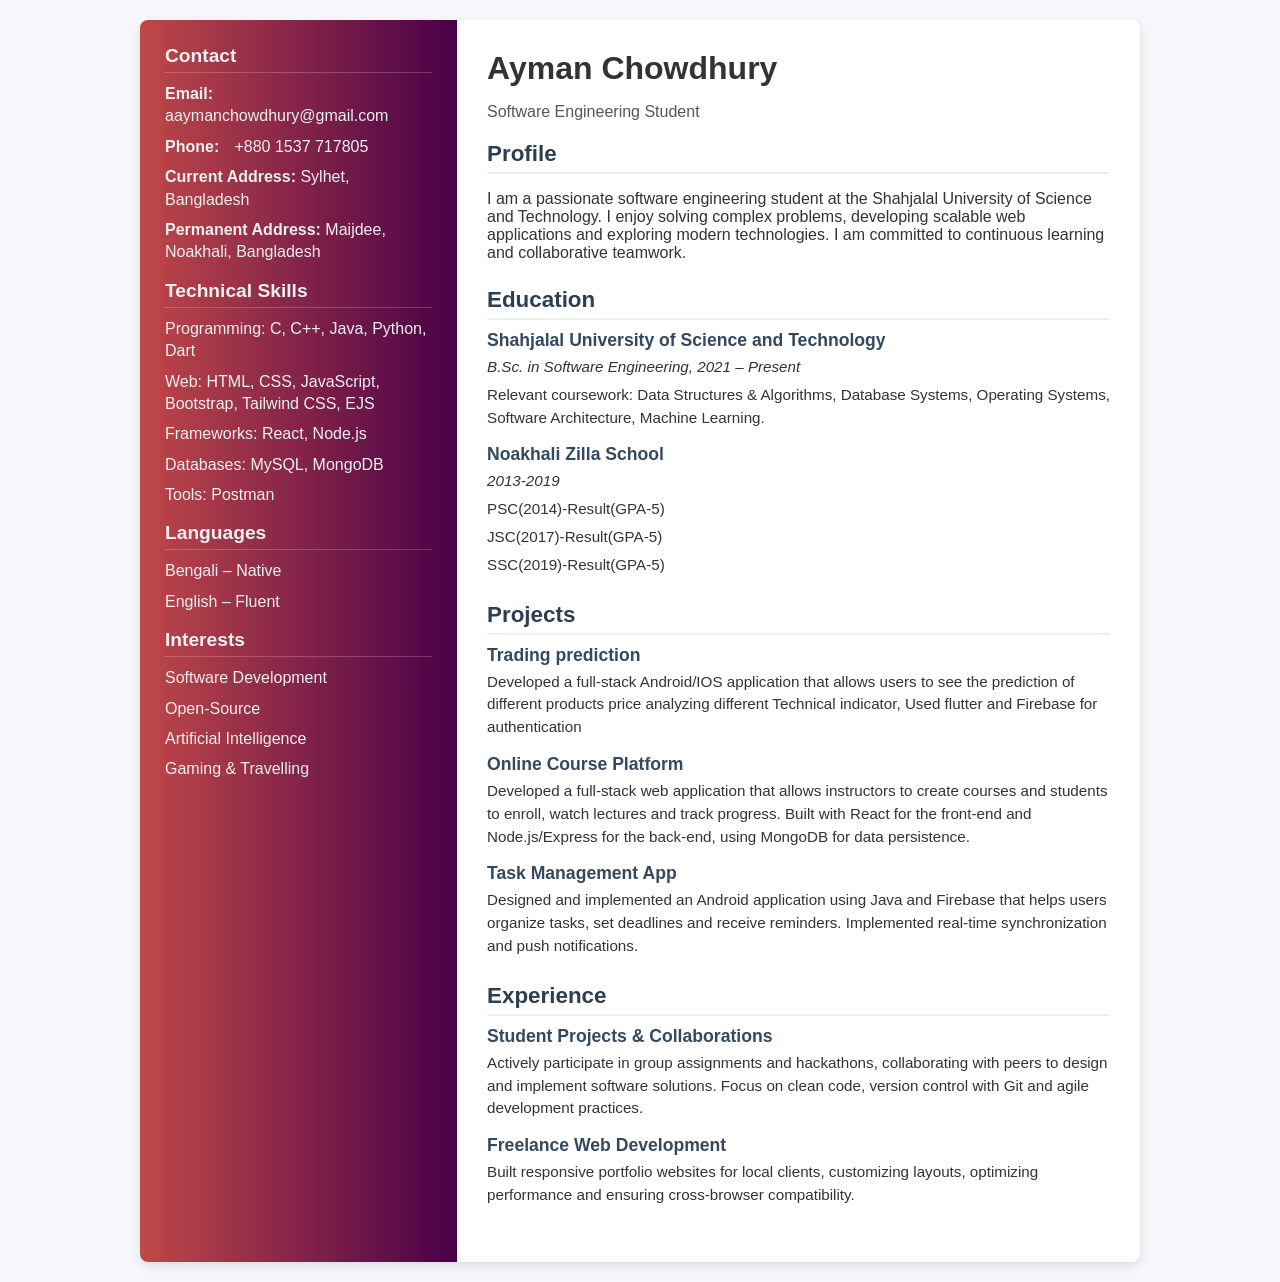
<file: onepage cv/index.html>
<!DOCTYPE html>
<html lang="en">
<head>
    <meta charset="UTF-8">
    <meta name="viewport" content="width=device-width, initial-scale=1.0">
    <title>Ayman Chowdhury – CV</title>
    <link rel="stylesheet" href="style.css">
</head>
<body>
    <div class="cv-container">
        <aside class="sidebar">
            <section class="contact">
                <h2>Contact</h2>
                <ul>
                    <li><strong>Email:</strong> aaymanchowdhury@gmail.com</li>
                    <li><strong>Phone:</strong> +880&nbsp;1537&nbsp;717805</li>
                    <li><strong>Current Address:</strong> Sylhet, Bangladesh</li>
                    <li><strong>Permanent Address:</strong> Maijdee, Noakhali, Bangladesh</li>

                </ul>
            </section>
            <section class="skills">
                <h2>Technical Skills</h2>
                <ul>
                    <li>Programming: C, C++, Java, Python, Dart</li>
                    <li>Web: HTML, CSS, JavaScript, Bootstrap, Tailwind CSS, EJS</li>
                    <li>Frameworks: React, Node.js</li>
                    <li>Databases: MySQL, MongoDB</li>
                    <li>Tools: Postman</li>
                </ul>
            </section>
            <section class="languages">
                <h2>Languages</h2>
                <ul>
                    <li>Bengali – Native</li>
                    <li>English – Fluent</li>
                </ul>
            </section>
            <section class="interests">
                <h2>Interests</h2>
                <ul>
                    <li>Software Development</li>
                    <li>Open‑Source</li>
                    <li>Artificial Intelligence</li>
                    <li>Gaming &amp; Travelling</li>
                </ul>
            </section>
        </aside>
        <main class="main-content">
            <header>
                <h1>Ayman Chowdhury</h1>
                <p class="subtitle">Software Engineering Student</p>
            </header>
            <section class="profile">
                <h2>Profile</h2>
                <p>I am a passionate software engineering student at the Shahjalal University of Science and Technology. I enjoy solving complex problems, developing scalable web applications and exploring modern technologies. I am committed to continuous learning and collaborative teamwork.</p>
            </section>
            <section class="education">
                <h2>Education</h2>
                <div class="entry">
                    <h3>Shahjalal University of Science and Technology</h3>
                    <p><em>B.Sc. in Software Engineering, 2021&nbsp;–&nbsp;Present</em></p>
                    <p>Relevant coursework: Data Structures &amp; Algorithms, Database Systems, Operating Systems, Software Architecture, Machine Learning.</p>
                </div>
                <div class="entry">
                    <h3>Noakhali Zilla School</h3>
                    <p><em>2013-2019</em></p>
                    <p>PSC(2014)-Result(GPA-5)</p>
                    <p>JSC(2017)-Result(GPA-5)</p>
                    <p>SSC(2019)-Result(GPA-5)</p>

                </div>
            </section>
            <section class="projects">
                <h2>Projects</h2>
                <div class="entry">
                    <h3>Trading prediction </h3>
                    <p>Developed a full‑stack Android/IOS application that allows users to see the prediction of different products price analyzing different  Technical indicator, Used flutter and Firebase for authentication</p>
                </div>
                <div class="entry">
                    <h3>Online Course Platform</h3>
                    <p>Developed a full‑stack web application that allows instructors to create courses and students to enroll, watch lectures and track progress. Built with React for the front‑end and Node.js/Express for the back‑end, using MongoDB for data persistence.</p>
                </div>
                <div class="entry">
                    <h3>Task Management App</h3>
                    <p>Designed and implemented an Android application using Java and Firebase that helps users organize tasks, set deadlines and receive reminders. Implemented real‑time synchronization and push notifications.</p>
                </div>
                
            </section>
            <section class="experience">
                <h2>Experience</h2>
                <div class="entry">
                    <h3>Student Projects &amp; Collaborations</h3>
                    <p>Actively participate in group assignments and hackathons, collaborating with peers to design and implement software solutions. Focus on clean code, version control with Git and agile development practices.</p>
                </div>
                <div class="entry">
                    <h3>Freelance Web Development</h3>
                    <p>Built responsive portfolio websites for local clients, customizing layouts, optimizing performance and ensuring cross‑browser compatibility.</p>
                </div>
            </section>
        </main>
    </div>
</body>
</html>
</file>
<file: onepage cv/style.css>
body {
    font-family: "Segoe UI", Tahoma, Arial, sans-serif;
    background-color: #f5f7fa;
    margin: 0;
    padding: 20px;
    color: #333;
}

.cv-container {
    display: flex;
    max-width: 1000px;
    margin: 0 auto;
    background-color: #ffffff;
    box-shadow: 0 4px 10px rgba(0, 0, 0, 0.1);
    border-radius: 8px;
    overflow: hidden;
}


.sidebar {
    width: 30%;
    /* background-color: #2c3e50; */
    background: #C04848;  /* fallback for old browsers */
    background: -webkit-linear-gradient(to left, #480048, #C04848);  /* Chrome 10-25, Safari 5.1-6 */
    background: linear-gradient(to left, #480048, #C04848); /* W3C, IE 10+/ Edge, Firefox 16+, Chrome 26+, Opera 12+, Safari 7+ */

    color: #ecf0f1;
    padding: 25px;
}

.sidebar h2 {
    font-size: 1.2rem;
    margin-top: 0;
    margin-bottom: 10px;
    border-bottom: 1px solid rgba(255, 255, 255, 0.2);
    padding-bottom: 5px;
}

.sidebar ul {
    list-style: none;
    padding-left: 0;
    margin-top: 0;
}

.sidebar li {
    margin-bottom: 8px;
    line-height: 1.4;
}

.sidebar li strong {
    display: inline-block;
    min-width: 65px;
}



.main-content {
    width: 70%;
    padding: 30px;
}

.main-content header h1 {
    margin-top: 0;
    margin-bottom: 5px;
    font-size: 2rem;
}

.main-content header .subtitle {
    color: #555;
    font-size: 1rem;
    margin-bottom: 20px;
}

.main-content section {
    margin-bottom: 25px;
}

.main-content h2 {
    font-size: 1.4rem;
    margin-bottom: 10px;
    color: #2c3e50;
    border-bottom: 2px solid #ecf0f1;
    padding-bottom: 5px;
}

.main-content .entry {
    margin-bottom: 15px;
}

.main-content .entry h3 {
    margin: 0;
    font-size: 1.1rem;
    color: #34495e;
}

.main-content .entry p {
    margin: 5px 0 0 0;
    font-size: 0.95rem;
    line-height: 1.5;
}

@media (max-width: 768px) {
    .cv-container {
        flex-direction: column;
    }
    .sidebar, .main-content {
        width: 100%;
    }
    .sidebar {
        border-bottom: 1px solid #ecf0f1;
    }
}
</file>
